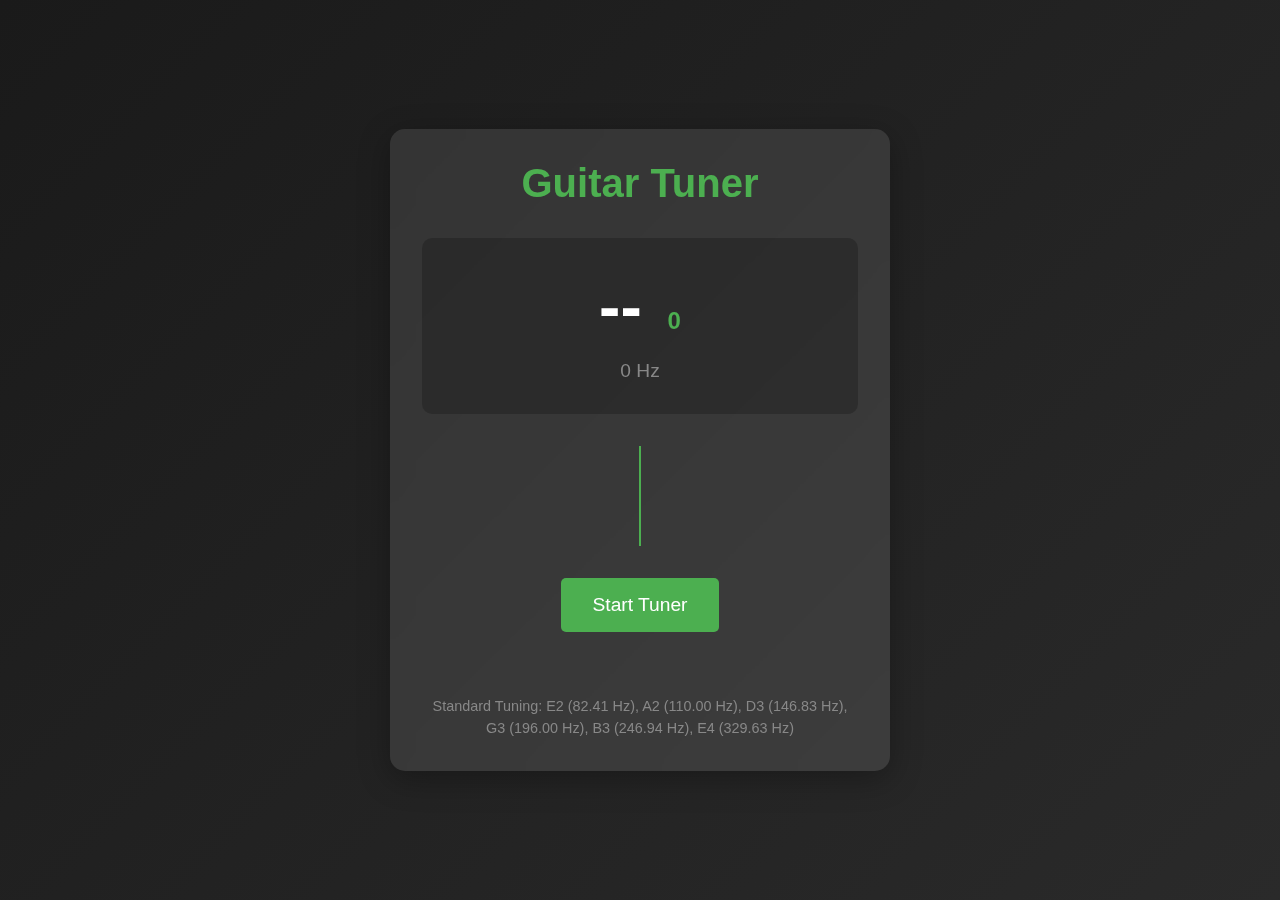
<file: index.html>
<!DOCTYPE html>
<html lang="en">
<head>
    <meta charset="UTF-8">
    <meta name="viewport" content="width=device-width, initial-scale=1.0">
    <title>Guitar Tuner</title>
    <link rel="stylesheet" href="styles.css">
</head>
<body>
    <div class="container">
        <h1>Guitar Tuner</h1>
        <div class="tuner-display">
            <div class="note-display">
                <span id="current-note">--</span>
                <span id="cents">0</span>
            </div>
            <div class="frequency-display">
                <span id="frequency">0</span> Hz
            </div>
        </div>
        <div class="tuner-needle"></div>
        <button id="start-button">Start Tuner</button>
        <div class="string-guide">
            <p>Standard Tuning: E2 (82.41 Hz), A2 (110.00 Hz), D3 (146.83 Hz), G3 (196.00 Hz), B3 (246.94 Hz), E4 (329.63 Hz)</p>
        </div>
    </div>
    <script src="script.js"></script>
</body>
</html>
</file>
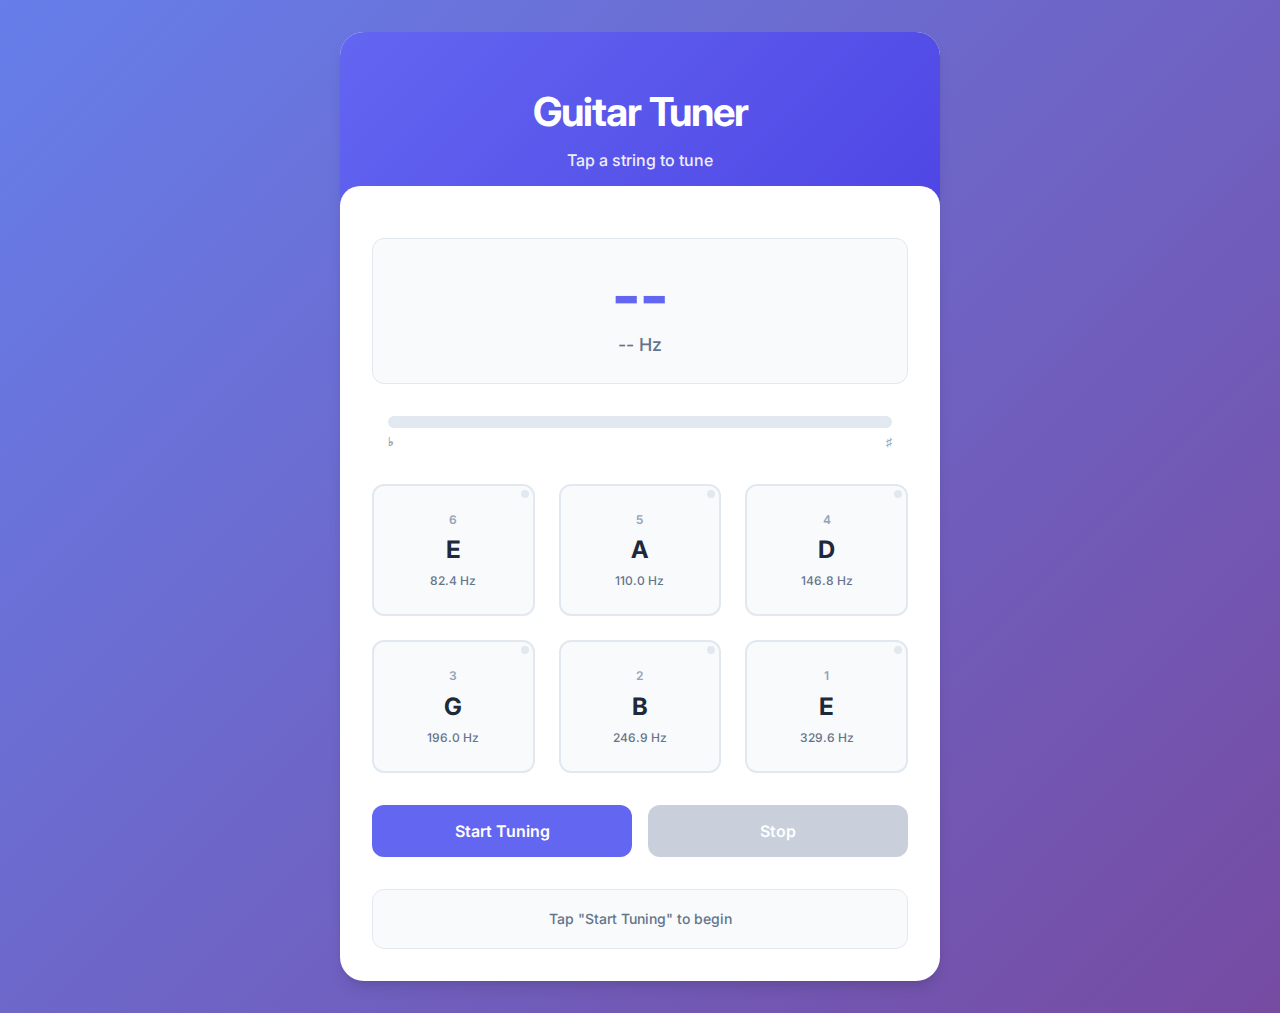
<file: another-tuner/index.html>
<!DOCTYPE html>
<html lang="en">
<head>
    <meta charset="UTF-8">
    <meta name="viewport" content="width=device-width, initial-scale=1.0">
    <title>Guitar Tuner</title>
    <link rel="icon" type="image/svg+xml" href="/vite.svg" />
    <link rel="preconnect" href="https://fonts.googleapis.com">
    <link rel="preconnect" href="https://fonts.gstatic.com" crossorigin>
    <link href="https://fonts.googleapis.com/css2?family=Inter:wght@400;500;600;700&display=swap" rel="stylesheet">
    <link rel="stylesheet" href="style.css">
</head>
<body>
    <div id="app">
        <header class="header">
            <h1 class="title">Guitar Tuner</h1>
            <p class="subtitle">Tap a string to tune</p>
        </header>

        <main class="tuner">
            <div class="frequency-display">
                <div class="current-note" id="currentNote">--</div>
                <div class="current-frequency" id="currentFreq">-- Hz</div>
            </div>

            <div class="tuning-meter">
                <div class="meter-track">
                    <div class="meter-fill" id="meterFill"></div>
                    <div class="meter-needle" id="meterNeedle"></div>
                </div>
                <div class="meter-labels">
                    <span>♭</span>
                    <span>♯</span>
                </div>
            </div>

            <div class="strings-grid">
                <div class="string-item" data-string="0">
                    <div class="string-number">6</div>
                    <div class="string-note">E</div>
                    <div class="string-frequency">82.4 Hz</div>
                    <div class="string-indicator" id="indicator-0"></div>
                </div>
                <div class="string-item" data-string="1">
                    <div class="string-number">5</div>
                    <div class="string-note">A</div>
                    <div class="string-frequency">110.0 Hz</div>
                    <div class="string-indicator" id="indicator-1"></div>
                </div>
                <div class="string-item" data-string="2">
                    <div class="string-number">4</div>
                    <div class="string-note">D</div>
                    <div class="string-frequency">146.8 Hz</div>
                    <div class="string-indicator" id="indicator-2"></div>
                </div>
                <div class="string-item" data-string="3">
                    <div class="string-number">3</div>
                    <div class="string-note">G</div>
                    <div class="string-frequency">196.0 Hz</div>
                    <div class="string-indicator" id="indicator-3"></div>
                </div>
                <div class="string-item" data-string="4">
                    <div class="string-number">2</div>
                    <div class="string-note">B</div>
                    <div class="string-frequency">246.9 Hz</div>
                    <div class="string-indicator" id="indicator-4"></div>
                </div>
                <div class="string-item" data-string="5">
                    <div class="string-number">1</div>
                    <div class="string-note">E</div>
                    <div class="string-frequency">329.6 Hz</div>
                    <div class="string-indicator" id="indicator-5"></div>
                </div>
            </div>

            <div class="controls">
                <button id="startBtn" class="control-btn primary">
                    <span class="btn-text">Start Tuning</span>
                </button>
                <button id="stopBtn" class="control-btn secondary" disabled>
                    <span class="btn-text">Stop</span>
                </button>
            </div>

            <div class="status" id="status">
                Tap "Start Tuning" to begin
            </div>
        </main>
    </div>

    <script type="module" src="main.js"></script>
</body>
</html>
</file>
<file: styles.css>
* {
    margin: 0;
    padding: 0;
    box-sizing: border-box;
}

body {
    font-family: Arial, sans-serif;
    background: linear-gradient(135deg, #1a1a1a, #2a2a2a);
    color: #ffffff;
    min-height: 100vh;
    display: flex;
    justify-content: center;
    align-items: center;
}

.container {
    text-align: center;
    padding: 2rem;
    background: rgba(255, 255, 255, 0.1);
    border-radius: 15px;
    backdrop-filter: blur(10px);
    box-shadow: 0 8px 32px rgba(0, 0, 0, 0.3);
    max-width: 500px;
    width: 90%;
}

h1 {
    margin-bottom: 2rem;
    color: #4CAF50;
    font-size: 2.5rem;
}

.tuner-display {
    background: rgba(0, 0, 0, 0.2);
    padding: 2rem;
    border-radius: 10px;
    margin-bottom: 2rem;
}

.note-display {
    font-size: 4rem;
    font-weight: bold;
    margin-bottom: 1rem;
}

#cents {
    font-size: 1.5rem;
    color: #4CAF50;
    margin-left: 0.5rem;
}

.frequency-display {
    font-size: 1.2rem;
    color: #888;
}

.tuner-needle {
    width: 2px;
    height: 100px;
    background: #4CAF50;
    margin: 0 auto;
    transform-origin: bottom center;
    transition: transform 0.1s ease;
}

#start-button {
    background: #4CAF50;
    color: white;
    border: none;
    padding: 1rem 2rem;
    font-size: 1.2rem;
    border-radius: 5px;
    cursor: pointer;
    margin: 2rem 0;
    transition: background 0.3s ease;
}

#start-button:hover {
    background: #45a049;
}

.string-guide {
    font-size: 0.9rem;
    color: #888;
    margin-top: 2rem;
    line-height: 1.5;
}
</file>
<file: another-tuner/style.css>
:root {
  --primary-color: #6366f1;
  --primary-dark: #4f46e5;
  --secondary-color: #f1f5f9;
  --accent-color: #10b981;
  --warning-color: #f59e0b;
  --error-color: #ef4444;
  --text-primary: #1e293b;
  --text-secondary: #64748b;
  --text-muted: #94a3b8;
  --background: #ffffff;
  --surface: #f8fafc;
  --border: #e2e8f0;
  --shadow: 0 1px 3px 0 rgb(0 0 0 / 0.1), 0 1px 2px -1px rgb(0 0 0 / 0.1);
  --shadow-lg: 0 10px 15px -3px rgb(0 0 0 / 0.1), 0 4px 6px -4px rgb(0 0 0 / 0.1);
  --radius: 12px;
  --spacing-unit: 8px;
}

* {
  margin: 0;
  padding: 0;
  box-sizing: border-box;
}

body {
  font-family: 'Inter', -apple-system, BlinkMacSystemFont, sans-serif;
  line-height: 1.6;
  color: var(--text-primary);
  background: linear-gradient(135deg, #667eea 0%, #764ba2 100%);
  min-height: 100vh;
  padding: env(safe-area-inset-top) env(safe-area-inset-right) env(safe-area-inset-bottom) env(safe-area-inset-left);
}

#app {
  max-width: 480px;
  margin: 0 auto;
  min-height: 100vh;
  background: var(--background);
  display: flex;
  flex-direction: column;
  position: relative;
  overflow: hidden;
}

/* Header */
.header {
  padding: calc(var(--spacing-unit) * 4) calc(var(--spacing-unit) * 3) calc(var(--spacing-unit) * 3);
  text-align: center;
  background: linear-gradient(135deg, var(--primary-color), var(--primary-dark));
  color: white;
  position: relative;
}

.header::after {
  content: '';
  position: absolute;
  bottom: 0;
  left: 0;
  right: 0;
  height: 20px;
  background: var(--background);
  border-radius: 20px 20px 0 0;
}

.title {
  font-size: 2rem;
  font-weight: 700;
  margin-bottom: calc(var(--spacing-unit) / 2);
  letter-spacing: -0.025em;
}

.subtitle {
  font-size: 0.875rem;
  opacity: 0.9;
  font-weight: 500;
}

/* Main Content */
.tuner {
  flex: 1;
  padding: calc(var(--spacing-unit) * 3);
  display: flex;
  flex-direction: column;
  gap: calc(var(--spacing-unit) * 4);
}

/* Frequency Display */
.frequency-display {
  text-align: center;
  padding: calc(var(--spacing-unit) * 3);
  background: var(--surface);
  border-radius: var(--radius);
  border: 1px solid var(--border);
}

.current-note {
  font-size: 3rem;
  font-weight: 700;
  color: var(--primary-color);
  margin-bottom: calc(var(--spacing-unit) / 2);
  line-height: 1;
}

.current-frequency {
  font-size: 1rem;
  color: var(--text-secondary);
  font-weight: 500;
}

/* Tuning Meter */
.tuning-meter {
  padding: 0 calc(var(--spacing-unit) * 2);
}

.meter-track {
  height: 12px;
  background: var(--border);
  border-radius: 6px;
  position: relative;
  overflow: hidden;
  margin-bottom: calc(var(--spacing-unit) / 2);
}

.meter-fill {
  height: 100%;
  background: linear-gradient(90deg, var(--error-color), var(--warning-color), var(--accent-color));
  border-radius: 6px;
  transition: width 0.2s ease;
  width: 0%;
}

.meter-needle {
  position: absolute;
  top: -4px;
  width: 4px;
  height: 20px;
  background: var(--text-primary);
  border-radius: 2px;
  left: 50%;
  transform: translateX(-50%);
  transition: transform 0.2s ease;
  opacity: 0;
}

.meter-needle.active {
  opacity: 1;
}

.meter-labels {
  display: flex;
  justify-content: space-between;
  font-size: 0.75rem;
  color: var(--text-muted);
  font-weight: 600;
}

/* Strings Grid */
.strings-grid {
  display: grid;
  grid-template-columns: repeat(2, 1fr);
  gap: calc(var(--spacing-unit) * 2);
}

.string-item {
  background: var(--surface);
  border: 2px solid var(--border);
  border-radius: var(--radius);
  padding: calc(var(--spacing-unit) * 2);
  text-align: center;
  cursor: pointer;
  transition: all 0.2s ease;
  position: relative;
  overflow: hidden;
}

.string-item:hover {
  border-color: var(--primary-color);
  transform: translateY(-2px);
  box-shadow: var(--shadow-lg);
}

.string-item.active {
  border-color: var(--primary-color);
  background: var(--primary-color);
  color: white;
  transform: scale(1.05);
}

.string-item.detected {
  border-color: #8b5cf6;
  background: linear-gradient(135deg, #8b5cf6, #a855f7);
  color: white;
  transform: scale(1.02);
  box-shadow: 0 0 20px rgba(139, 92, 246, 0.3);
}

.string-item.in-tune {
  border-color: var(--accent-color);
  background: var(--accent-color);
  color: white;
  animation: success-pulse 1s ease-in-out;
}

.string-number {
  font-size: 0.75rem;
  font-weight: 600;
  color: var(--text-muted);
  margin-bottom: calc(var(--spacing-unit) / 4);
}

.string-item.active .string-number,
.string-item.detected .string-number,
.string-item.in-tune .string-number {
  color: rgba(255, 255, 255, 0.8);
}

.string-note {
  font-size: 1.5rem;
  font-weight: 700;
  margin-bottom: calc(var(--spacing-unit) / 4);
}

.string-frequency {
  font-size: 0.75rem;
  color: var(--text-secondary);
  font-weight: 500;
}

.string-item.active .string-frequency,
.string-item.detected .string-frequency,
.string-item.in-tune .string-frequency {
  color: rgba(255, 255, 255, 0.8);
}

.string-indicator {
  position: absolute;
  top: calc(var(--spacing-unit) / 2);
  right: calc(var(--spacing-unit) / 2);
  width: 8px;
  height: 8px;
  border-radius: 50%;
  background: var(--border);
  transition: all 0.2s ease;
}

.string-indicator.close {
  background: var(--warning-color);
  animation: warning-pulse 1s ease-in-out infinite;
}

.string-indicator.in-tune {
  background: var(--accent-color);
  box-shadow: 0 0 10px var(--accent-color);
  animation: success-pulse 1s ease-in-out infinite;
}

/* Controls */
.controls {
  display: flex;
  gap: calc(var(--spacing-unit) * 2);
}

.control-btn {
  flex: 1;
  background: var(--primary-color);
  color: white;
  border: none;
  border-radius: var(--radius);
  padding: calc(var(--spacing-unit) * 2);
  font-size: 1rem;
  font-weight: 600;
  cursor: pointer;
  transition: all 0.2s ease;
  font-family: inherit;
  display: flex;
  align-items: center;
  justify-content: center;
  min-height: 52px;
}

.control-btn:hover:not(:disabled) {
  transform: translateY(-2px);
  box-shadow: var(--shadow-lg);
}

.control-btn:active:not(:disabled) {
  transform: translateY(0);
}

.control-btn.secondary {
  background: var(--text-muted);
}

.control-btn:disabled {
  opacity: 0.5;
  cursor: not-allowed;
  transform: none;
}

.btn-text {
  display: block;
}

/* Status */
.status {
  text-align: center;
  padding: calc(var(--spacing-unit) * 2);
  background: var(--surface);
  border-radius: var(--radius);
  font-size: 0.875rem;
  color: var(--text-secondary);
  font-weight: 500;
  border: 1px solid var(--border);
  min-height: 60px;
  display: flex;
  align-items: center;
  justify-content: center;
}

.status.error {
  background: #fef2f2;
  color: var(--error-color);
  border-color: #fecaca;
}

.status.success {
  background: #f0fdf4;
  color: var(--accent-color);
  border-color: #bbf7d0;
}

.status.warning {
  background: #fffbeb;
  color: var(--warning-color);
  border-color: #fed7aa;
}

/* Desktop Styles */
@media (min-width: 768px) {
  #app {
    max-width: 600px;
    margin: calc(var(--spacing-unit) * 4) auto;
    min-height: auto;
    border-radius: calc(var(--radius) * 2);
    box-shadow: var(--shadow-lg);
    overflow: hidden;
  }

  .header {
    padding: calc(var(--spacing-unit) * 6) calc(var(--spacing-unit) * 4) calc(var(--spacing-unit) * 4);
  }

  .title {
    font-size: 2.5rem;
  }

  .subtitle {
    font-size: 1rem;
  }

  .tuner {
    padding: calc(var(--spacing-unit) * 4);
  }

  .strings-grid {
    grid-template-columns: repeat(3, 1fr);
    gap: calc(var(--spacing-unit) * 3);
  }

  .string-item {
    padding: calc(var(--spacing-unit) * 3);
  }

  .current-note {
    font-size: 4rem;
  }

  .current-frequency {
    font-size: 1.125rem;
  }
}

/* Animations */
@keyframes pulse {
  0%, 100% {
    opacity: 1;
  }
  50% {
    opacity: 0.5;
  }
}

@keyframes success-pulse {
  0%, 100% {
    transform: scale(1);
  }
  50% {
    transform: scale(1.05);
  }
}

@keyframes warning-pulse {
  0%, 100% {
    opacity: 1;
  }
  50% {
    opacity: 0.6;
  }
}

.string-item.listening {
  animation: pulse 1.5s ease-in-out infinite;
}

/* Dark mode support */
@media (prefers-color-scheme: dark) {
  :root {
    --text-primary: #f1f5f9;
    --text-secondary: #94a3b8;
    --text-muted: #64748b;
    --background: #0f172a;
    --surface: #1e293b;
    --border: #334155;
  }
  
  body {
    background: linear-gradient(135deg, #1e293b 0%, #334155 100%);
  }
}
</file>
